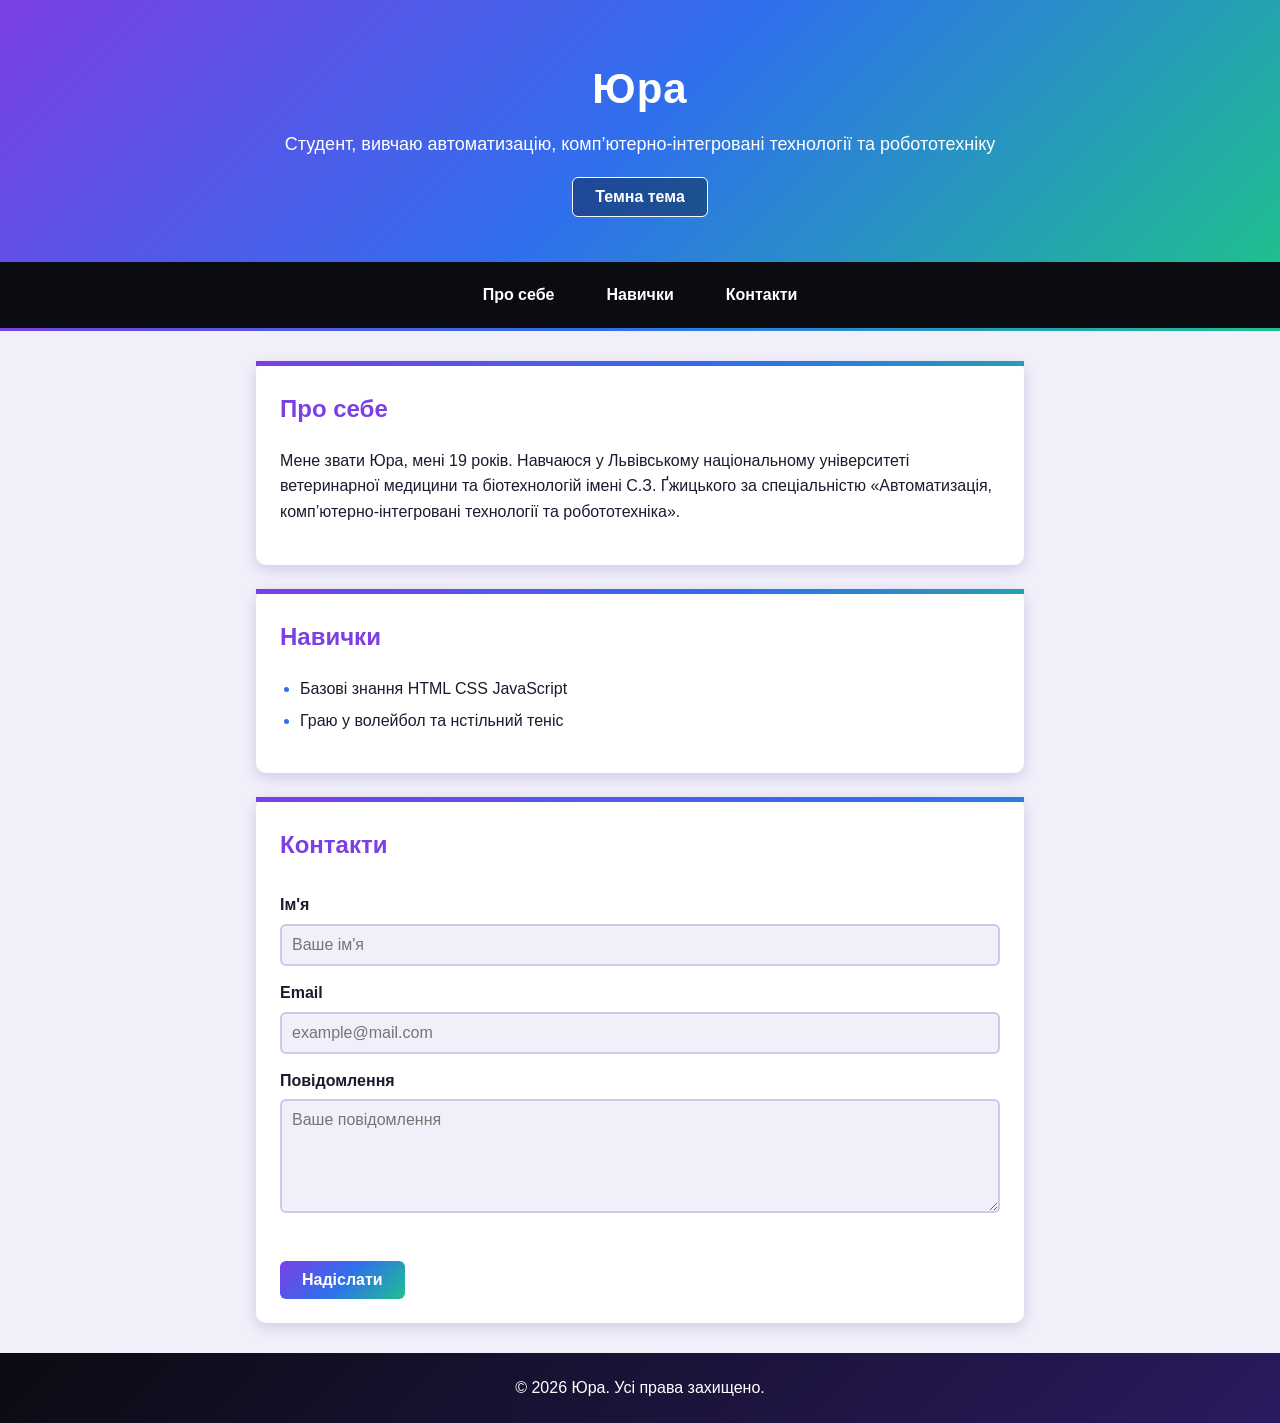
<file: lab_10/index.html>
<!DOCTYPE html>
<html lang="uk">
<head>
    <meta charset="UTF-8">
    <meta name="viewport" content="width=device-width, initial-scale=1.0">
    <title>Юра — сайт-візитка</title>
    <link rel="stylesheet" href="style.css">
</head>
<body>
    <header>
        <h1>Юра</h1>
        <p>Студент, вивчаю автоматизацію, комп’ютерно-інтегровані технології та робототехніку</p>
        <button id="themeBtn" type="button">Темна тема</button>
    </header>

    <nav>
        <a href="#about">Про себе</a>
        <a href="#skills">Навички</a>
        <a href="#contacts">Контакти</a>
    </nav>

    <main>
        <section id="about">
            <h2>Про себе</h2>
            <p>
                Мене звати Юра, мені 19 років. Навчаюся у Львівському національному
                університеті ветеринарної медицини та біотехнологій імені 
                С.З. Ґжицького за спеціальністю
                «Автоматизація, комп’ютерно-інтегровані технології та робототехніка». 
            </p>
        </section>

        <section id="skills">
            <h2>Навички</h2>
            <ul>
                <li>Базові знання HTML CSS JavaScript</li>
                <li>Граю у волейбол та нстільний теніс</li>
            </ul>
        </section>

        <section id="contacts">
            <h2>Контакти</h2>
            <form id="contactForm" novalidate>
                <label for="name">Ім'я</label>
                <input type="text" id="name" placeholder="Ваше ім'я">

                <label for="email">Email</label>
                <input type="email" id="email" placeholder="example@mail.com">

                <label for="message">Повідомлення</label>
                <textarea id="message" rows="5" placeholder="Ваше повідомлення"></textarea>

                <p id="error" class="error"></p>
                <button type="submit">Надіслати</button>
            </form>
        </section>
    </main>

    <footer>
        <p>&copy; 2026 Юра. Усі права захищено.</p>
    </footer>

    <script src="script.js"></script>
</body>
</html>
</file>
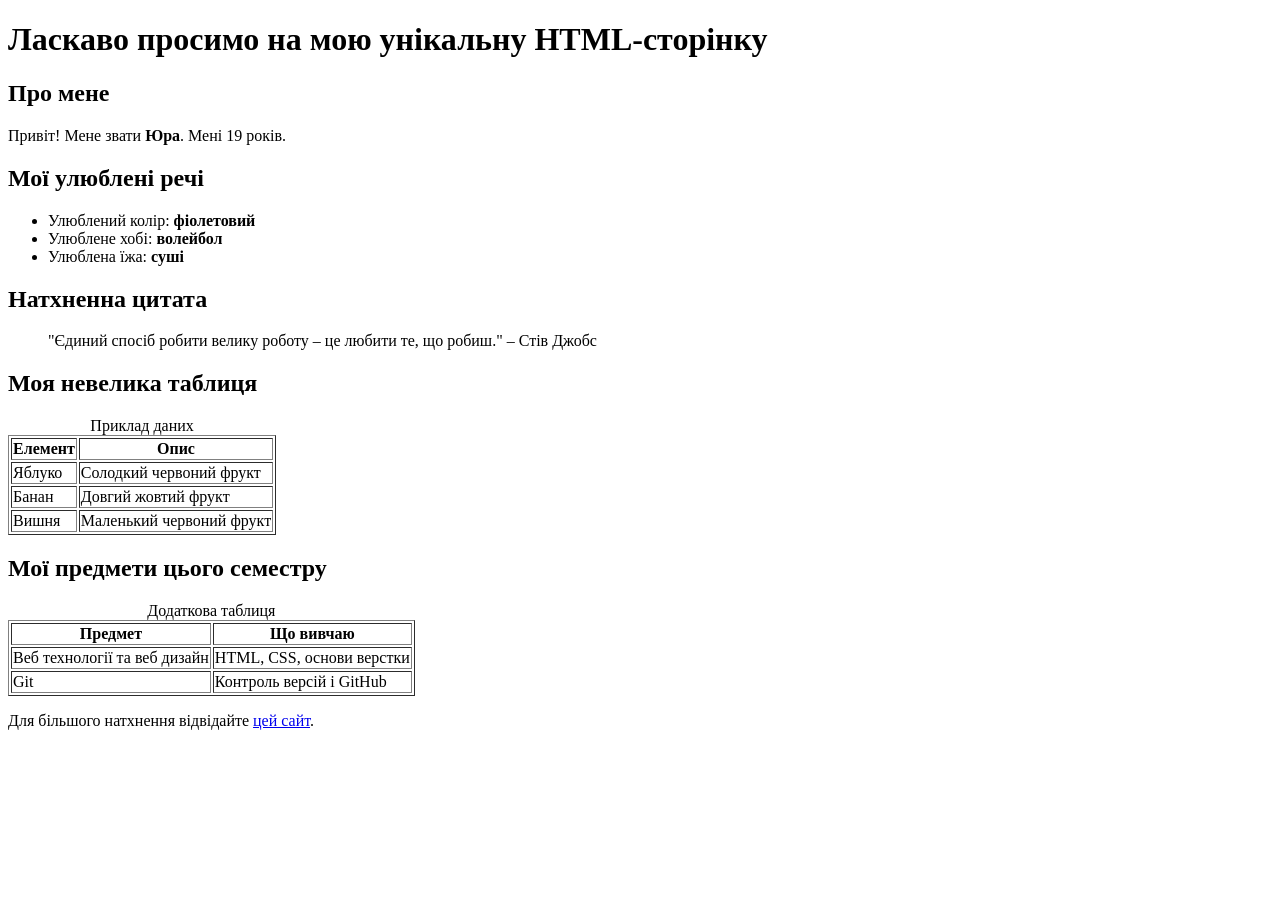
<file: lab_2/index.html>
<!DOCTYPE html>
<html lang="uk">
<head>
    <meta charset="UTF-8">
    <title>Моя унікальна HTML-сторінка</title>
</head>
<body>
    <header>
        <h1>Ласкаво просимо на мою унікальну HTML-сторінку</h1>
    </header>

    <main>
        <section>
            <h2>Про мене</h2>
            <p>Привіт! Мене звати <strong>Юра</strong>. Мені 19 років.</p>
        </section>

        <section>
            <h2>Мої улюблені речі</h2>
            <ul>
                <li>Улюблений колір: <strong>фіолетовий</strong></li>
                <li>Улюблене хобі: <strong>волейбол</strong></li>
                <li>Улюблена їжа: <strong>суші</strong></li>
            </ul>
        </section>

        <section>
            <h2>Натхненна цитата</h2>
            <blockquote>"Єдиний спосіб робити велику роботу – це любити те, що робиш." – Стів Джобс</blockquote>
        </section>

        <section>
            <h2>Моя невелика таблиця</h2>
            <table border="1">
                <caption>Приклад даних</caption>
                <thead>
                    <tr>
                        <th>Елемент</th>
                        <th>Опис</th>
                    </tr>
                </thead>
                <tbody>
                    <tr>
                        <td>Яблуко</td>
                        <td>Солодкий червоний фрукт</td>
                    </tr>
                    <tr>
                        <td>Банан</td>
                        <td>Довгий жовтий фрукт</td>
                    </tr>
                    <tr>
                        <td>Вишня</td>
                        <td>Маленький червоний фрукт</td>
                    </tr>
                </tbody>
            </table>
        </section>

        <section>
            <h2>Мої предмети цього семестру</h2>
            <table border="1">
                <caption>Додаткова таблиця</caption>
                <thead>
                    <tr>
                        <th>Предмет</th>
                        <th>Що вивчаю</th>
                    </tr>
                </thead>
                <tbody>
                    <tr>
                        <td>Веб технології та веб дизайн</td>
                        <td>HTML, CSS, основи верстки</td>
                    </tr>
                    <tr>
                        <td>Git</td>
                        <td>Контроль версій і GitHub</td>
                    </tr>
                </tbody>
            </table>
        </section>

        <p>Для більшого натхнення відвідайте <a href="https://developer.mozilla.org/uk/docs/Web/HTML" target="_blank">цей сайт</a>.</p>
    </main>
</body>
</html>
</file>
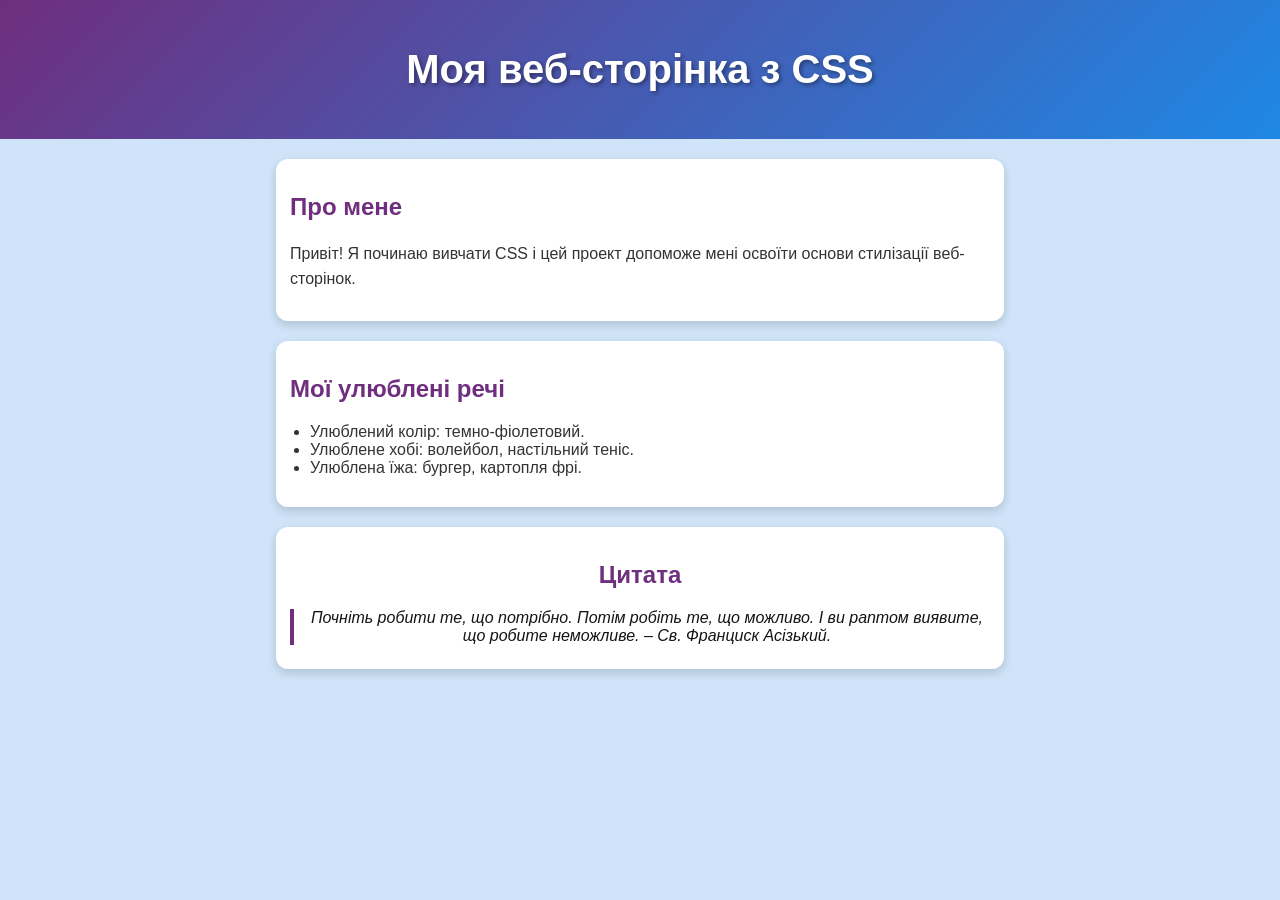
<file: lab_3/index.html>
<!DOCTYPE html>
<html lang="uk">
<head>
  <meta charset="UTF-8">
  <meta name="viewport" content="width=device-width, initial-scale=1.0">
  <title>Лабораторна робота 2: Основи CSS</title>
  <link rel="stylesheet" href="styles.css">
</head>
<body>
  <header>
    <h1>Моя веб-сторінка з CSS</h1>
  </header>
  <main>
    <section>
      <h2>Про мене</h2>
      <p>Привіт! Я починаю вивчати CSS і цей проект допоможе мені освоїти основи стилізації веб-сторінок.</p>
    </section>
    <section>
      <h2>Мої улюблені речі</h2>
      <ul>
        <li>Улюблений колір: темно-фіолетовий.</li>
        <li>Улюблене хобі: волейбол, настільний теніс.</li>
        <li>Улюблена їжа: бургер, картопля фрі.</li>
      </ul>
    </section>
    <section class="my-section">
      <h2>Цитата</h2>
      <blockquote>Почніть робити те, що потрібно. Потім робіть те, що можливо. І ви раптом виявите, що робите неможливе. – Св. Франциск Асізький.</blockquote>
    </section>
  </main>
</body>
</html>
</file>
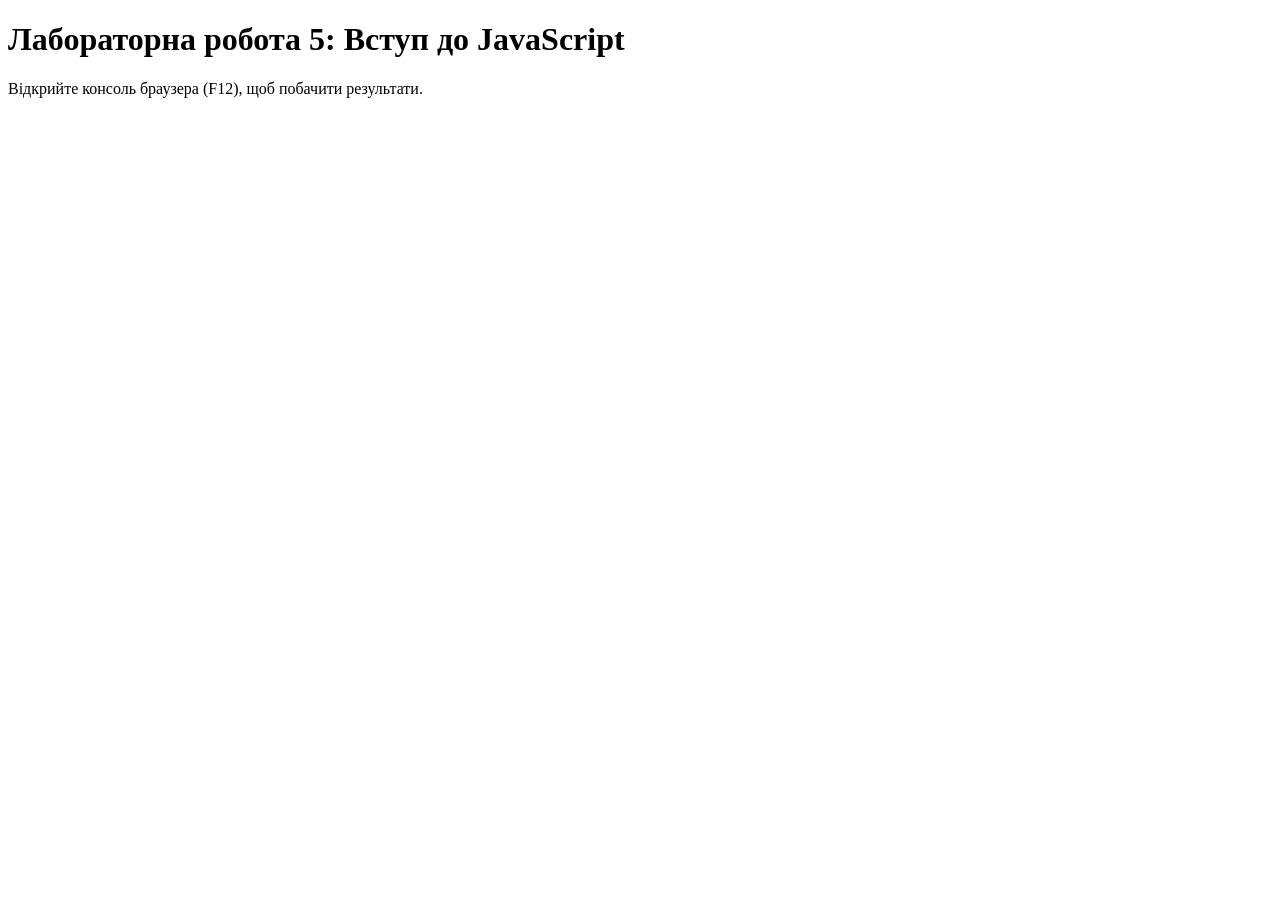
<file: lab_5/index.html>
<!DOCTYPE html>
<html lang="uk">
<head>
    <meta charset="UTF-8">
    <meta name="viewport" content="width=device-width, initial-scale=1.0">
    <title>Лабораторна робота 5: Вступ до JavaScript</title>
</head>
<body>
    <h1>Лабораторна робота 5: Вступ до JavaScript</h1>
    <p>Відкрийте консоль браузера (F12), щоб побачити результати.</p>

    <script>
        // Номер варіанту (14 — парне число)
        const VARIANT = 14;

        // Привітання користувача
        function greetUser() {
            console.log("Завдання 1.");

            // Запит ім'я користувача
            let userName = prompt("Введіть своє ім'я:");

            // Перевірка: користувач натиснув "Скасувати" або нічого не ввів
            if (userName === null || userName.trim() === "") {
                alert("Ім'я не введено!");
                console.log("Ім'я не введено!");
                return;
            }

            let message = "Привіт, " + userName.trim() + "! Радий тебе бачити!";
            alert(message);
            console.log(message);
        }

        // арифметика
        function calculate() {
            console.log("Завдання 2.");

            // Зчитуємо два числа та перетворюємо їх у числовий тип
            let a = parseFloat(prompt("Введіть перше число:"));
            let b = parseFloat(prompt("Введіть друге число:"));

            // Перевірка коректності введених даних
            if (isNaN(a) || isNaN(b)) {
                alert("Помилка: потрібно ввести числа!");
                console.log("Помилка: потрібно ввести числа!");
                return;
            }

            let result;
            if (VARIANT % 2 === 0) {
                // Парний: сума та різниця
                let sum = a + b;
                let diff = a - b;
                result = "Сума: " + sum + "\nРізниця: " + diff;
            } else {
                // Непарний: добуток та частка
                let product = a * b;
                let quotient = (b === 0) ? "ділення на нуль неможливе" : a / b;
                result = "Добуток: " + product + "\nЧастка: " + quotient;
            }

            alert(result);
            console.log(result);
        }

        // Вік користувача
        function calculateAge() {
            console.log("Завдання 3.");

            const currentYear = new Date().getFullYear(); // поточний рік
            const myAge = 19;                             // мій вік

            let birthYear = parseInt(prompt("Введіть свій рік народження:"));

            // Перевірка коректності введених даних
            if (isNaN(birthYear) || birthYear > currentYear || birthYear < 1900) {
                alert("Помилка: введіть коректний рік народження!");
                console.log("Помилка: введіть коректний рік народження!");
                return;
            }

            let userAge = currentYear - birthYear;      // вік користувача
            let difference = Math.abs(userAge - myAge); // різниця у віці

            let message;
            if (userAge > myAge) {
                message = "Ваш вік: " + userAge + ".\nКористувач старший на " + difference + " років.";
            } else if (userAge < myAge) {
                message = "Ваш вік: " + userAge + ".\nКористувач молодший на " + difference + " років.";
            } else {
                message = "Ваш вік: " + userAge + ".\nВи з однаковим віком!";
            }

            alert(message);
            console.log(message);
        }

        // Виклик функцій
        greetUser();
        calculate();
        calculateAge();
    </script>
</body>
</html>
</file>
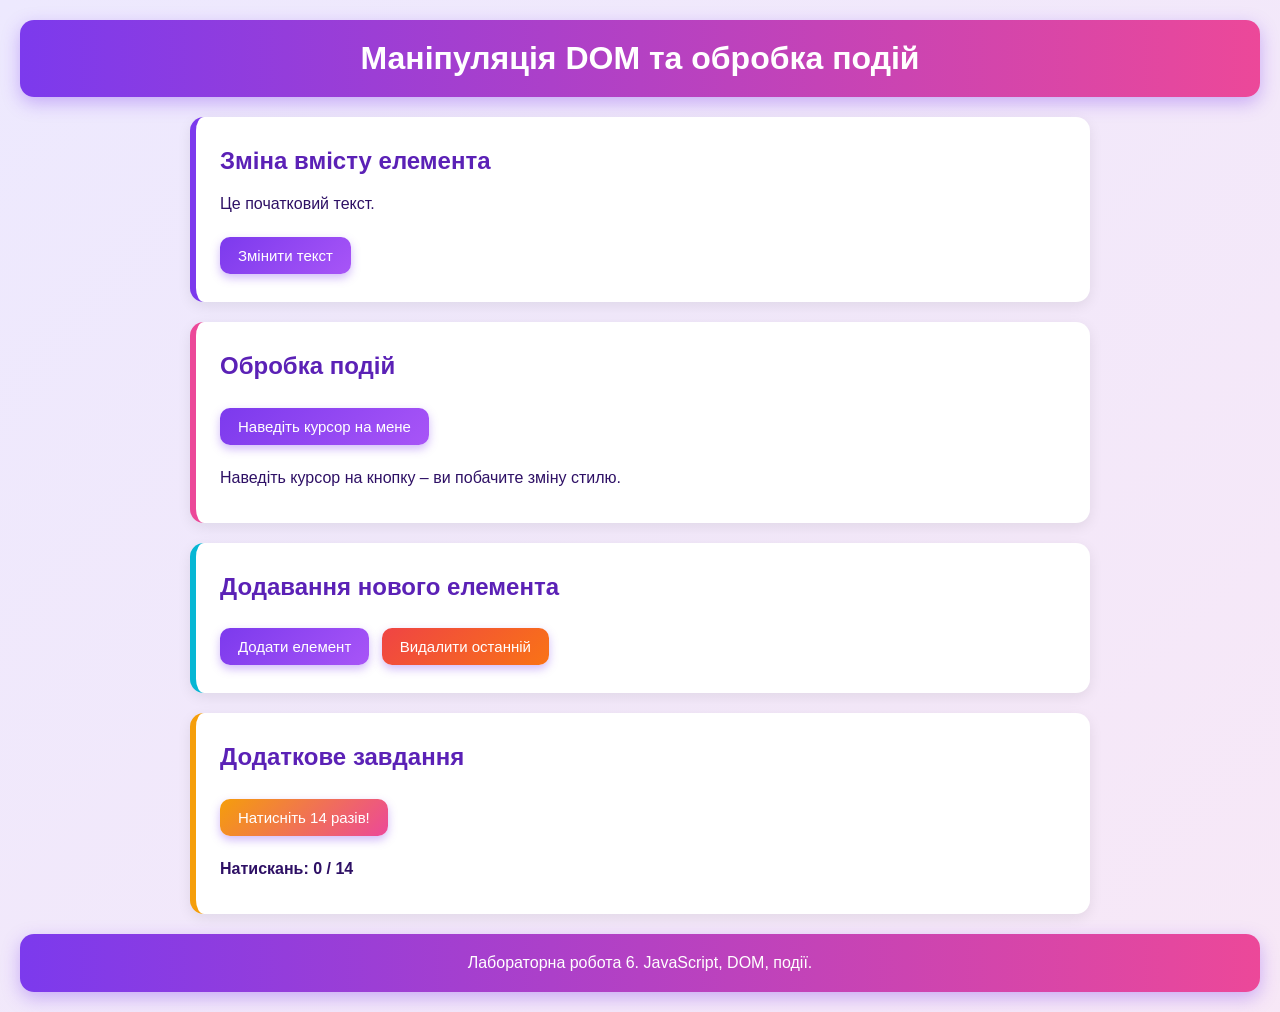
<file: lab_6/index.html>
<!DOCTYPE html>
<html lang="uk">
<head>
  <meta charset="UTF-8">
  <meta name="viewport" content="width=device-width, initial-scale=1.0">
  <title>Лабораторна робота 6: Маніпуляція DOM та обробка подій</title>
  <link rel="stylesheet" href="style.css">
</head>
<body>
  <header>
    <h1>Маніпуляція DOM та обробка подій</h1>
  </header>

  <main>
    <section id="change-section">
      <h2>Зміна вмісту елемента</h2>
      <p id="text">Це початковий текст.</p>
      <button id="change-btn">Змінити текст</button>
    </section>

    <section id="events-section">
      <h2>Обробка подій</h2>
      <button id="hover-btn">Наведіть курсор на мене</button>
      <p id="hover-text">Наведіть курсор на кнопку – ви побачите зміну стилю.</p>
    </section>

    <section id="add-section">
      <h2>Додавання нового елемента</h2>
      <button id="add-btn">Додати елемент</button>
      <button id="remove-btn">Видалити останній</button>
      <div id="container"></div>
    </section>

    <section id="variant-section">
      <h2>Додаткове завдання</h2>
      <button id="variant-btn">Натисніть 14 разів!</button>
      <p id="counter">Натискань: 0 / 14</p>
    </section>
  </main>

  <footer>
    <p>Лабораторна робота 6. JavaScript, DOM, події.</p>
  </footer>

  <script src="script.js"></script>
</body>
</html>
</file>
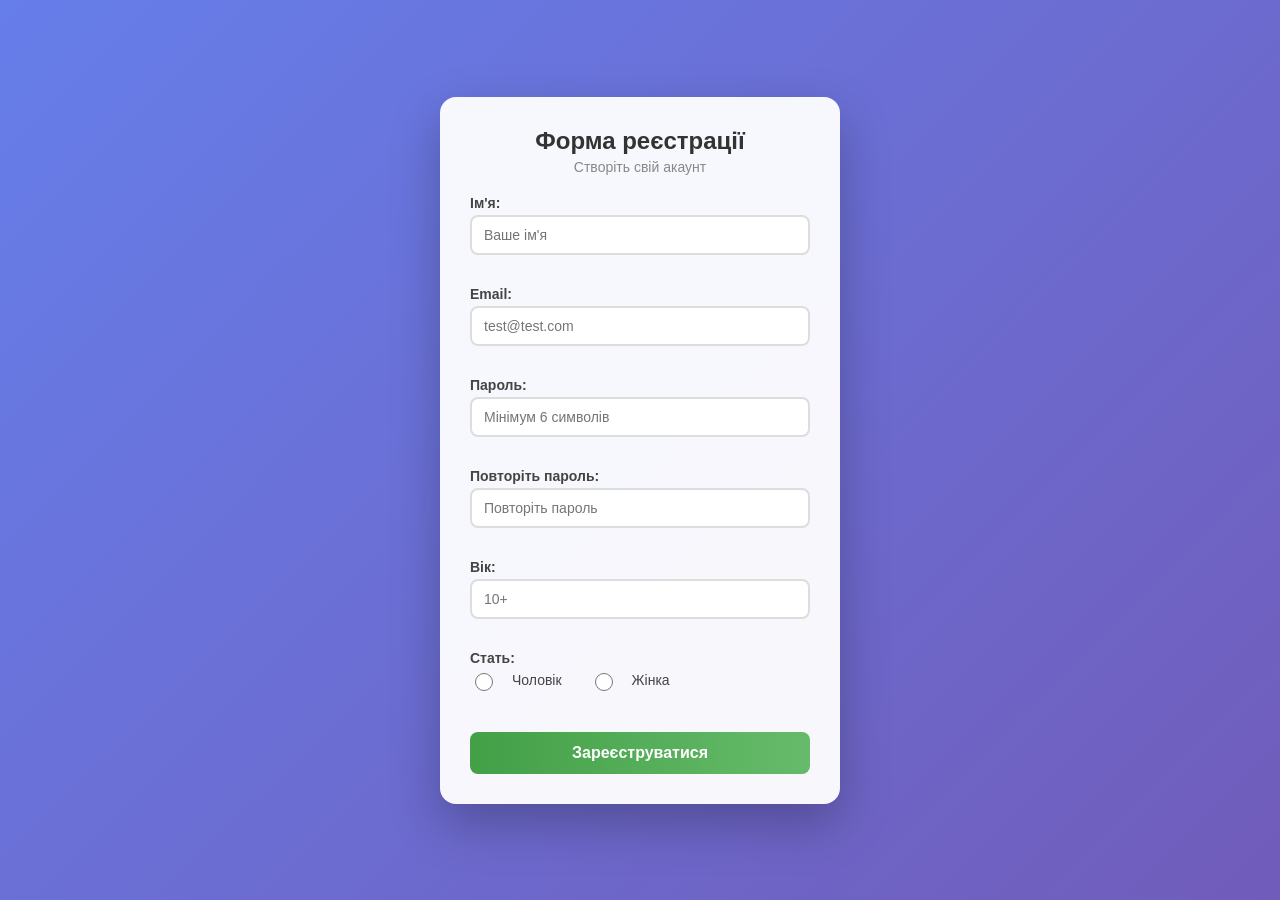
<file: lab_7/index.html>
<!DOCTYPE html>
<html lang="uk">
<head>
  <meta charset="UTF-8">
  <meta name="viewport" content="width=device-width, initial-scale=1.0">
  <title>Форма реєстрації</title>
  <link rel="stylesheet" href="style.css">
</head>
<body>
  <div class="form-box">
    <h2>Форма реєстрації</h2>
    <p class="subtitle">Створіть свій акаунт</p>

    <form id="regForm" novalidate>
      <div class="field">
        <label for="name">Ім'я:</label>
        <input type="text" id="name" name="name" placeholder="Ваше ім'я">
        <div class="error" id="nameError"></div>
      </div>

      <div class="field">
        <label for="email">Email:</label>
        <input type="email" id="email" name="email" placeholder="test@test.com">
        <div class="error" id="emailError"></div>
      </div>

      <div class="field">
        <label for="password">Пароль:</label>
        <input type="password" id="password" name="password" placeholder="Мінімум 6 символів">
        <div class="error" id="passwordError"></div>
      </div>

      <div class="field">
        <label for="confirm">Повторіть пароль:</label>
        <input type="password" id="confirm" name="confirm" placeholder="Повторіть пароль">
        <div class="error" id="confirmError"></div>
      </div>

      <div class="field">
        <label for="age">Вік:</label>
        <input type="number" id="age" name="age" placeholder="10+">
        <div class="error" id="ageError"></div>
      </div>

      <div class="field">
        <label>Стать:</label>
        <div class="radio-group">
          <input type="radio" id="male" name="gender" value="male">
          <label for="male" class="radio-label">Чоловік</label>
          <input type="radio" id="female" name="gender" value="female">
          <label for="female" class="radio-label">Жінка</label>
        </div>
        <div class="error" id="genderError"></div>
      </div>

      <button type="submit">Зареєструватися</button>
    </form>
  </div>

  <script src="script.js"></script>
</body>
</html>
</file>
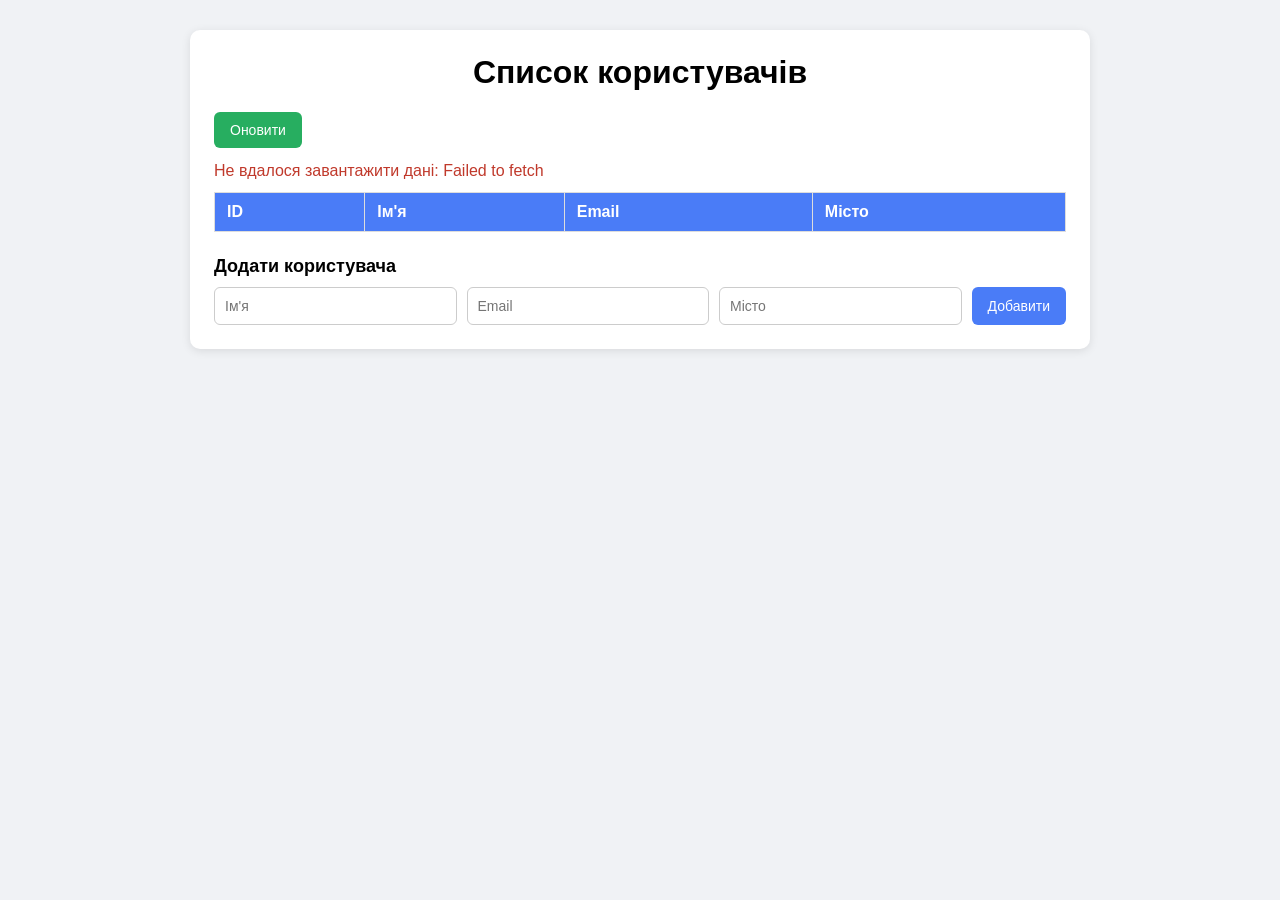
<file: lab_8/index.html>
<!DOCTYPE html>
<html lang="uk">
<head>
<meta charset="UTF-8">
<meta name="viewport" content="width=device-width, initial-scale=1.0">
<title>Список користувачів</title>
<style>
    * { box-sizing: border-box; }
    body {
        font-family: Arial, sans-serif;
        background: #f0f2f5;
        margin: 0;
        padding: 30px 16px;
        display: flex;
        justify-content: center;
    }
    .container {
        background: #fff;
        width: 100%;
        max-width: 900px;
        padding: 24px;
        border-radius: 10px;
        box-shadow: 0 2px 10px rgba(0,0,0,.1);
    }
    h1 { margin-top: 0; text-align: center; }
    button {
        padding: 10px 16px;
        border: none;
        border-radius: 6px;
        background: #4a7cf7;
        color: #fff;
        font-size: 14px;
        cursor: pointer;
    }
    button:hover { background: #3862d1; }
    #refreshBtn { margin-bottom: 14px; background: #27ae60; }
    #refreshBtn:hover { background: #1e8449; }
    table {
        width: 100%;
        border-collapse: collapse;
        margin-bottom: 24px;
    }
    th, td {
        padding: 10px 12px;
        border: 1px solid #ddd;
        text-align: left;
    }
    th { background: #4a7cf7; color: #fff; }
    tr:nth-child(even) { background: #f7f9fc; }
    tr:hover { background: #eaf0ff; }
    form {
        display: flex;
        flex-wrap: wrap;
        gap: 10px;
    }
    form input {
        flex: 1;
        min-width: 160px;
        padding: 10px;
        border: 1px solid #ccc;
        border-radius: 6px;
        font-size: 14px;
    }
    h2 { margin: 0 0 10px; font-size: 18px; }
    .status { margin-bottom: 12px; color: #555; }
    .status.error { color: #c0392b; }
</style>
</head>
<body>
<div class="container">
    <h1>Список користувачів</h1>

    <button id="refreshBtn">Оновити</button>
    <div id="status" class="status"></div>

    <table>
        <thead>
            <tr>
                <th>ID</th>
                <th>Ім'я</th>
                <th>Email</th>
                <th>Місто</th>
            </tr>
        </thead>
        <tbody id="usersTable"></tbody>
    </table>

    <h2>Додати користувача</h2>
    <form id="addForm">
        <input type="text" id="nameInput" placeholder="Ім'я" required>
        <input type="email" id="emailInput" placeholder="Email" required>
        <input type="text" id="cityInput" placeholder="Місто" required>
        <button type="submit">Добавити</button>
    </form>
</div>

<script>
    const API_URL = "https://jsonplaceholder.typicode.com/users";

    const tableBody = document.getElementById("usersTable");
    const statusEl = document.getElementById("status");
    const refreshBtn = document.getElementById("refreshBtn");
    const addForm = document.getElementById("addForm");

    // Додає один рядок у таблицю
    function addRow(id, name, email, city) {
        const row = document.createElement("tr");
        row.innerHTML = `
            <td>${id}</td>
            <td>${name}</td>
            <td>${email}</td>
            <td>${city}</td>
        `;
        tableBody.appendChild(row);
    }

    function setStatus(text, isError = false) {
        statusEl.textContent = text;
        statusEl.className = isError ? "status error" : "status";
    }

    // Завантаження користувачів з API
    function loadUsers() {
        setStatus("Завантаження...");

        fetch(API_URL)
            .then(response => {
                if (!response.ok) {
                    throw new Error("Помилка при отриманні даних");
                }
                return response.json();
            })
            .then(data => {
                tableBody.innerHTML = ""; // очищення перед вставкою
                data.forEach(user => {
                    addRow(user.id, user.name, user.email, user.address.city);
                });
                setStatus(`Завантажено користувачів: ${data.length}`);
            })
            .catch(error => {
                console.error("Помилка:", error);
                setStatus("Не вдалося завантажити дані: " + error.message, true);
            });
    }

    // Кнопка "Оновити"
    refreshBtn.addEventListener("click", loadUsers);

    // Форма додавання запису
    addForm.addEventListener("submit", function (e) {
        e.preventDefault();

        const name = document.getElementById("nameInput").value.trim();
        const email = document.getElementById("emailInput").value.trim();
        const city = document.getElementById("cityInput").value.trim();
        if (!name || !email || !city) return;

        const nextId = tableBody.rows.length + 1;
        // textContent замість innerHTML для введених даних, щоб уникнути вставки HTML
        const row = document.createElement("tr");
        [nextId, name, email, city].forEach(value => {
            const td = document.createElement("td");
            td.textContent = value;
            row.appendChild(td);
        });
        tableBody.appendChild(row);

        addForm.reset();
        setStatus(`Додано користувача: ${name}`);
    });

    // Завантаження при відкритті сторінки
    loadUsers();
</script>
</body>
</html>
</file>
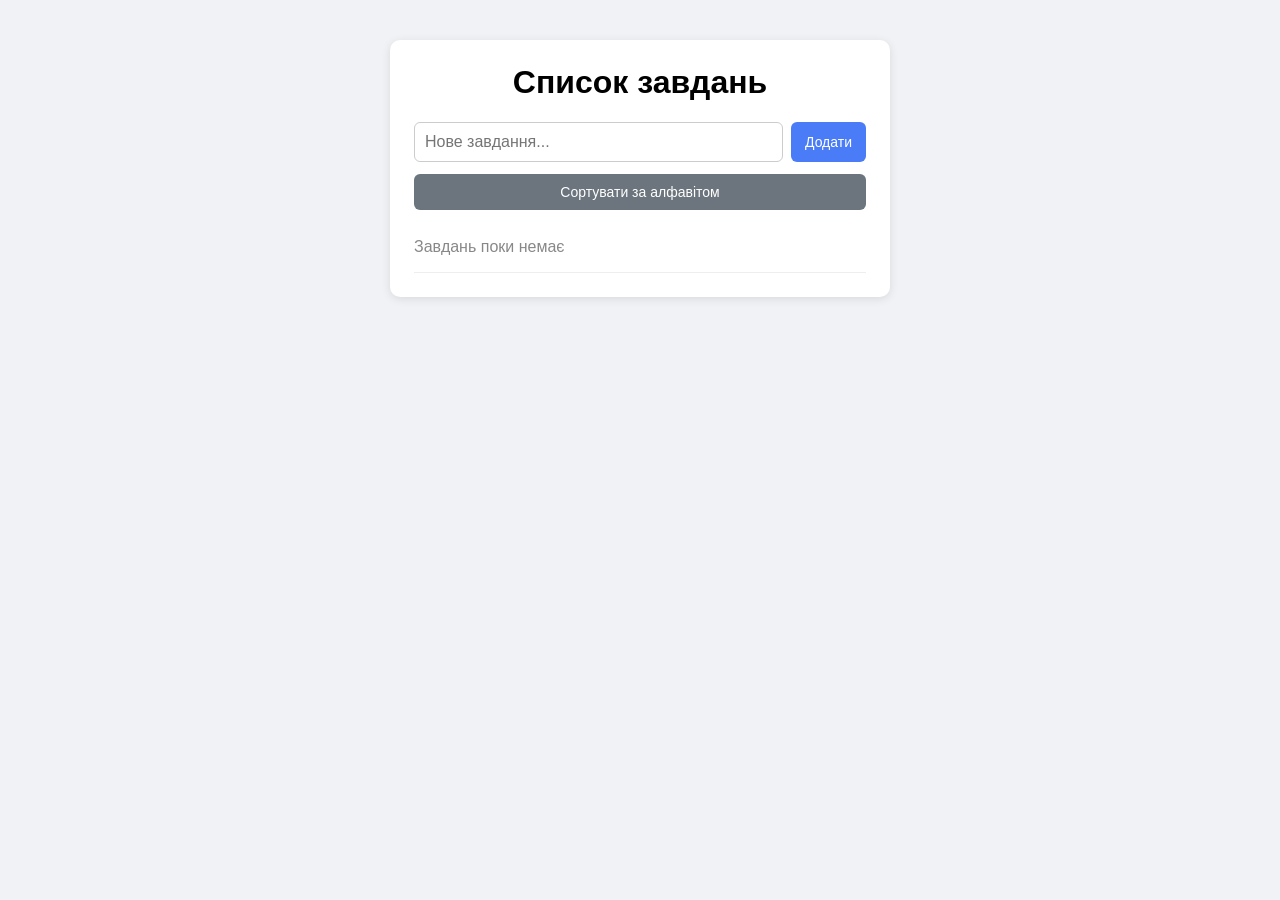
<file: lab_9/index.html>
<!DOCTYPE html>
<html lang="uk">
<head>
<meta charset="UTF-8">
<meta name="viewport" content="width=device-width, initial-scale=1.0">
<title>To-Do List</title>
<style>
    * { box-sizing: border-box; }
    body {
        font-family: Arial, sans-serif;
        background: #f0f2f5;
        display: flex;
        justify-content: center;
        padding: 40px 16px;
        margin: 0;
    }
    .app {
        background: #fff;
        width: 100%;
        max-width: 500px;
        padding: 24px;
        border-radius: 10px;
        box-shadow: 0 2px 10px rgba(0,0,0,.1);
    }
    h1 { margin-top: 0; text-align: center; }
    .add { display: flex; gap: 8px; }
    .add input { flex: 1; }
    input[type="text"] {
        padding: 10px;
        border: 1px solid #ccc;
        border-radius: 6px;
        font-size: 16px;
    }
    button {
        padding: 10px 14px;
        border: none;
        border-radius: 6px;
        background: #4a7cf7;
        color: #fff;
        cursor: pointer;
        font-size: 14px;
    }
    button:hover { background: #3862d1; }
    button.del { background: #e74c3c; }
    button.del:hover { background: #c0392b; }
    button.edit { background: #f39c12; }
    button.edit:hover { background: #d68910; }
    button.save { background: #27ae60; }
    button.save:hover { background: #1e8449; }
    .sort { width: 100%; margin: 12px 0; background: #6c757d; }
    .sort:hover { background: #565e64; }
    ul { list-style: none; padding: 0; margin: 0; }
    li {
        display: flex;
        align-items: center;
        gap: 8px;
        padding: 10px;
        border-bottom: 1px solid #eee;
    }
    li span { flex: 1; word-break: break-word; }
    li input[type="text"] { flex: 1; padding: 6px; }
    .empty { text-align: center; color: #888; padding: 16px 0; }
</style>
</head>
<body>
<div class="app">
    <h1>Список завдань</h1>

    <div class="add">
        <input type="text" id="taskInput" placeholder="Нове завдання...">
        <button id="addBtn">Додати</button>
    </div>

    <button class="sort" id="sortBtn">Сортувати за алфавітом</button>

    <ul id="taskList"></ul>
</div>

<script>
    const STORAGE_KEY = "tasks";

    const taskInput = document.getElementById("taskInput");
    const addBtn = document.getElementById("addBtn");
    const sortBtn = document.getElementById("sortBtn");
    const taskList = document.getElementById("taskList");

    // Завантаження списку з LocalStorage
    let tasks = JSON.parse(localStorage.getItem(STORAGE_KEY)) || [];
    // id завдання, яке зараз редагується
    let editingId = null;

    function saveTasks() {
        localStorage.setItem(STORAGE_KEY, JSON.stringify(tasks));
    }

    function render() {
        taskList.innerHTML = "";

        if (tasks.length === 0) {
            taskList.innerHTML = '<li class="empty">Завдань поки немає</li>';
            return;
        }

        tasks.forEach(task => {
            const li = document.createElement("li");

            if (task.id === editingId) {
                // Режим редагування
                const input = document.createElement("input");
                input.type = "text";
                input.value = task.text;
                input.addEventListener("keydown", e => {
                    if (e.key === "Enter") saveEdit(task.id, input.value);
                });

                const saveBtn = document.createElement("button");
                saveBtn.className = "save";
                saveBtn.textContent = "Зберегти";
                saveBtn.onclick = () => saveEdit(task.id, input.value);

                li.append(input, saveBtn);
                setTimeout(() => input.focus(), 0);
            } else {
                // Звичайний режим
                const span = document.createElement("span");
                span.textContent = task.text;

                const editBtn = document.createElement("button");
                editBtn.className = "edit";
                editBtn.textContent = "Редагувати";
                editBtn.onclick = () => {
                    editingId = task.id;
                    render();
                };

                const delBtn = document.createElement("button");
                delBtn.className = "del";
                delBtn.textContent = "Видалити";
                delBtn.onclick = () => deleteTask(task.id);

                li.append(span, editBtn, delBtn);
            }

            taskList.appendChild(li);
        });
    }

    function addTask() {
        const text = taskInput.value.trim();
        if (!text) return;
        tasks.push({ id: Date.now(), text: text });
        taskInput.value = "";
        saveTasks();
        render();
    }

    function deleteTask(id) {
        tasks = tasks.filter(t => t.id !== id);
        saveTasks();
        render();
    }

    function saveEdit(id, newText) {
        newText = newText.trim();
        if (newText) {
            const task = tasks.find(t => t.id === id);
            task.text = newText;
            saveTasks();
        }
        editingId = null;
        render();
    }

    function sortTasks() {
        tasks.sort((a, b) => a.text.localeCompare(b.text, "uk"));
        saveTasks();
        render();
    }

    addBtn.addEventListener("click", addTask);
    taskInput.addEventListener("keydown", e => {
        if (e.key === "Enter") addTask();
    });
    sortBtn.addEventListener("click", sortTasks);

    render();
</script>
</body>
</html>
</file>
<file: lab_10/style.css>
:root {
    --bg: #f1effa;
    --card: #ffffff;
    --text: #1b1b2f;
    --purple: #7b3fe4;
    --blue: #2f6fed;
    --green: #1fbf8f;
    --border: #cfc8ea;
    --gradient: linear-gradient(135deg, #7b3fe4, #2f6fed, #1fbf8f);
}

body.dark {
    --bg: #0b0b12;
    --card: #15151f;
    --text: #ececf5;
    --border: #35354a;
}

* { box-sizing: border-box; }

html { scroll-behavior: smooth; }

body {
    margin: 0;
    font-family: Arial, sans-serif;
    background-color: var(--bg);
    color: var(--text);
    line-height: 1.6;
    transition: background-color .3s, color .3s;
}

header {
    background: var(--gradient);
    color: #fff;
    text-align: center;
    padding: 55px 20px 45px;
}

header h1 { margin: 0 0 8px; font-size: 42px; letter-spacing: 1px; }
header p { margin: 0 0 18px; font-size: 18px; }

nav {
    display: flex;
    justify-content: center;
    gap: 24px;
    padding: 14px;
    background-color: #0b0b12;
    position: sticky;
    top: 0;
    border-bottom: 3px solid transparent;
    border-image: var(--gradient) 1;
}

nav a {
    color: #fff;
    text-decoration: none;
    font-weight: bold;
    padding: 6px 14px;
    border-radius: 6px;
    transition: background .2s;
}

nav a:hover { background: var(--gradient); }

main {
    max-width: 800px;
    margin: 30px auto;
    padding: 0 16px;
}

section {
    background-color: var(--card);
    padding: 24px;
    margin-bottom: 24px;
    border-radius: 10px;
    border-top: 5px solid transparent;
    border-image: var(--gradient) 1;
    box-shadow: 0 4px 14px rgba(60, 30, 140, .18);
}

section h2 {
    margin-top: 0;
    color: var(--purple);
}

body.dark section h2 { color: var(--green); }

ul { padding-left: 20px; }
li { margin-bottom: 6px; }
li::marker { color: var(--blue); }

form { display: flex; flex-direction: column; gap: 6px; }

label { font-weight: bold; margin-top: 8px; }

input, textarea {
    padding: 10px;
    border: 2px solid var(--border);
    border-radius: 6px;
    font-size: 16px;
    font-family: inherit;
    background-color: var(--bg);
    color: var(--text);
}

input:focus, textarea:focus {
    outline: none;
    border-color: var(--blue);
    box-shadow: 0 0 0 3px rgba(47, 111, 237, .25);
}

button {
    padding: 10px 22px;
    border: none;
    border-radius: 6px;
    background: var(--gradient);
    color: #fff;
    font-size: 16px;
    font-weight: bold;
    cursor: pointer;
    transition: transform .15s, box-shadow .15s;
}

button:hover {
    transform: translateY(-2px);
    box-shadow: 0 4px 12px rgba(47, 111, 237, .45);
}

form button { margin-top: 10px; align-self: flex-start; }

header button {
    background: rgba(0, 0, 0, .35);
    border: 1px solid #fff;
}

.error { color: #e74c3c; min-height: 22px; margin: 4px 0 0; }

footer {
    text-align: center;
    padding: 22px;
    color: #fff;
    background: linear-gradient(135deg, #0b0b12, #2a1a5e);
}

footer p { margin: 0; }

@media (max-width: 500px) {
    header h1 { font-size: 30px; }
    nav { gap: 6px; flex-wrap: wrap; }
}
</file>
<file: lab_3/styles.css>
body {
    font-family: Verdana, sans-serif;
    background-color: #cfe4f8;
    color: #333;
    margin: 0;
    padding: 0;
}

header {
    background: linear-gradient(135deg, #6f2e7e, #1e88e5);
    color: #fff;
    text-align: center;
    padding: 20px;
}

h1 {
    font-size: 2.5em;
    text-shadow: 2px 2px 4px rgba(0, 0, 0, 0.4);
}

h2 {
    color: #6f2e7e;
    margin-top: 20px;
}

p {
    line-height: 1.6;
    margin: 15px 0;
}

ul {
    list-style-type: disc;
    padding-left: 20px;
}

.my-section {
    color: #141414;  /* колір варіанта */
    text-align: center;  /* 14 парне - по центру */
    padding: 14px;  /* відступи 14px */
}

main section {
    background-color: #fff;
    border-radius: 12px;
    box-shadow: 0 4px 10px rgba(0, 0, 0, 0.15);
    margin: 20px auto;
    max-width: 700px;
    padding: 14px;
}

blockquote {
    font-style: italic;
    border-left: 4px solid #6f2e7e;
    margin: 10px 0;
    padding-left: 10px;
}
</file>
<file: lab_6/style.css>
:root {
  --purple: #7c3aed;
  --purple-dark: #5b21b6;
  --pink: #ec4899;
  --bg: #f5f0ff;
}

* { box-sizing: border-box; }

body {
  font-family: "Segoe UI", Arial, sans-serif;
  margin: 0;
  padding: 20px;
  background: linear-gradient(135deg, #ede9fe, #fce7f3, #e0e7ff);
  background-size: 300% 300%;
  animation: bgMove 15s ease infinite;
  color: #2e1065;
}

@keyframes bgMove {
  0%, 100% { background-position: 0% 50%; }
  50% { background-position: 100% 50%; }
}

header,
footer {
  background: linear-gradient(90deg, var(--purple), var(--pink));
  color: #fff;
  text-align: center;
  padding: 20px;
  border-radius: 14px;
  box-shadow: 0 6px 18px rgba(124, 58, 237, 0.35);
}

header h1 { margin: 0; animation: fadeDown 0.8s ease; }

@keyframes fadeDown {
  from { opacity: 0; transform: translateY(-20px); }
  to { opacity: 1; transform: translateY(0); }
}

main { max-width: 900px; margin: 20px auto; }

section {
  background: #fff;
  border-radius: 14px;
  padding: 10px 24px 20px;
  margin-bottom: 20px;
  border-left: 6px solid var(--purple);
  box-shadow: 0 4px 14px rgba(0, 0, 0, 0.08);
  animation: fadeUp 0.7s ease both;
  transition: transform 0.25s, box-shadow 0.25s;
}
section:nth-child(2) { animation-delay: 0.1s; border-left-color: var(--pink); }
section:nth-child(3) { animation-delay: 0.2s; border-left-color: #06b6d4; }
section:nth-child(4) { animation-delay: 0.3s; border-left-color: #f59e0b; }

section:hover {
  transform: translateY(-4px);
  box-shadow: 0 10px 24px rgba(124, 58, 237, 0.25);
}

@keyframes fadeUp {
  from { opacity: 0; transform: translateY(25px); }
  to { opacity: 1; transform: translateY(0); }
}

h2 { color: var(--purple-dark); }

button {
  padding: 10px 18px;
  margin: 8px 8px 8px 0;
  border: none;
  border-radius: 10px;
  background: linear-gradient(135deg, var(--purple), #a855f7);
  color: #fff;
  font-size: 15px;
  cursor: pointer;
  box-shadow: 0 4px 10px rgba(124, 58, 237, 0.35);
  transition: transform 0.15s, box-shadow 0.15s;
}
button:hover { transform: translateY(-2px) scale(1.04); }
button:active { transform: scale(0.95); }

#remove-btn { background: linear-gradient(135deg, #ef4444, #f97316); }
#variant-btn { background: linear-gradient(135deg, #f59e0b, #ec4899); }

#hover-btn {
  transition: background 0.3s, font-size 0.3s, transform 0.3s, letter-spacing 0.3s;
}

#text.changed { animation: pop 0.5s ease; color: var(--purple); font-weight: 600; }

@keyframes pop {
  0% { transform: scale(0.8); opacity: 0; }
  60% { transform: scale(1.1); }
  100% { transform: scale(1); opacity: 1; }
}

.new-item {
  border: 2px solid var(--purple);
  border-radius: 10px;
  background: var(--bg);
  padding: 8px 12px;
  margin-top: 8px;
  animation: slideIn 0.4s ease;
}
.new-item:nth-child(3n+2) { border-color: var(--pink); }
.new-item:nth-child(3n) { border-color: #06b6d4; }

.new-item.removing { animation: slideOut 0.3s ease forwards; }

@keyframes slideIn {
  from { opacity: 0; transform: translateX(-40px); }
  to { opacity: 1; transform: translateX(0); }
}
@keyframes slideOut {
  to { opacity: 0; transform: translateX(60px); }
}

#counter { font-weight: 600; }
#counter.bump { animation: pop 0.3s ease; }

footer p { margin: 0; }
</file>
<file: lab_7/style.css>
* { box-sizing: border-box; }

body {
  margin: 0;
  min-height: 100vh;
  display: flex;
  justify-content: center;
  align-items: center;
  padding: 20px;
  font-family: "Segoe UI", Arial, sans-serif;
  background: linear-gradient(135deg, #667eea, #764ba2, #f093fb);
  background-size: 300% 300%;
  animation: bg 12s ease infinite;
}

@keyframes bg {
  0%   { background-position: 0% 50%; }
  50%  { background-position: 100% 50%; }
  100% { background-position: 0% 50%; }
}

@keyframes appear {
  from { opacity: 0; transform: translateY(30px); }
  to   { opacity: 1; transform: translateY(0); }
}

@keyframes shake {
  0%, 100% { transform: translateX(0); }
  25% { transform: translateX(-6px); }
  75% { transform: translateX(6px); }
}

.form-box {
  width: 100%;
  max-width: 400px;
  padding: 30px;
  background: rgba(255, 255, 255, 0.95);
  border-radius: 16px;
  box-shadow: 0 20px 50px rgba(0, 0, 0, 0.25);
  animation: appear 0.7s ease;
}

h2 {
  margin: 0;
  text-align: center;
  color: #333;
}

.subtitle {
  margin: 4px 0 20px;
  text-align: center;
  color: #888;
  font-size: 14px;
}

.field { margin-bottom: 12px; }

label {
  display: block;
  margin-bottom: 4px;
  font-size: 14px;
  font-weight: 600;
  color: #444;
}

input[type="text"],
input[type="email"],
input[type="password"],
input[type="number"] {
  width: 100%;
  padding: 10px 12px;
  border: 2px solid #ddd;
  border-radius: 8px;
  font-size: 14px;
  outline: none;
  transition: border-color 0.3s, box-shadow 0.3s;
}

input:hover { border-color: #b9a6ee; }

input:focus {
  border-color: #764ba2;
  box-shadow: 0 0 0 4px rgba(118, 75, 162, 0.2);
}

input.invalid {
  border-color: #e53935;
  animation: shake 0.3s;
}

input.valid { border-color: #43a047; }

.radio-group {
  display: flex;
  align-items: center;
  gap: 8px 16px;
}

.radio-group input { accent-color: #764ba2; width: 18px; height: 18px; cursor: pointer; }

.radio-label {
  display: inline;
  margin: 0 12px 0 0;
  font-weight: 400;
  cursor: pointer;
}

.error {
  min-height: 16px;
  margin-top: 3px;
  font-size: 12px;
  color: #e53935;
}

button {
  width: 100%;
  margin-top: 10px;
  padding: 12px;
  border: none;
  border-radius: 8px;
  background: linear-gradient(90deg, #43a047, #66bb6a);
  color: #fff;
  font-size: 16px;
  font-weight: 600;
  cursor: pointer;
  transition: transform 0.2s, box-shadow 0.2s;
}

button:hover {
  transform: translateY(-2px);
  box-shadow: 0 8px 18px rgba(67, 160, 71, 0.4);
}

button:active { transform: translateY(0); }
</file>
